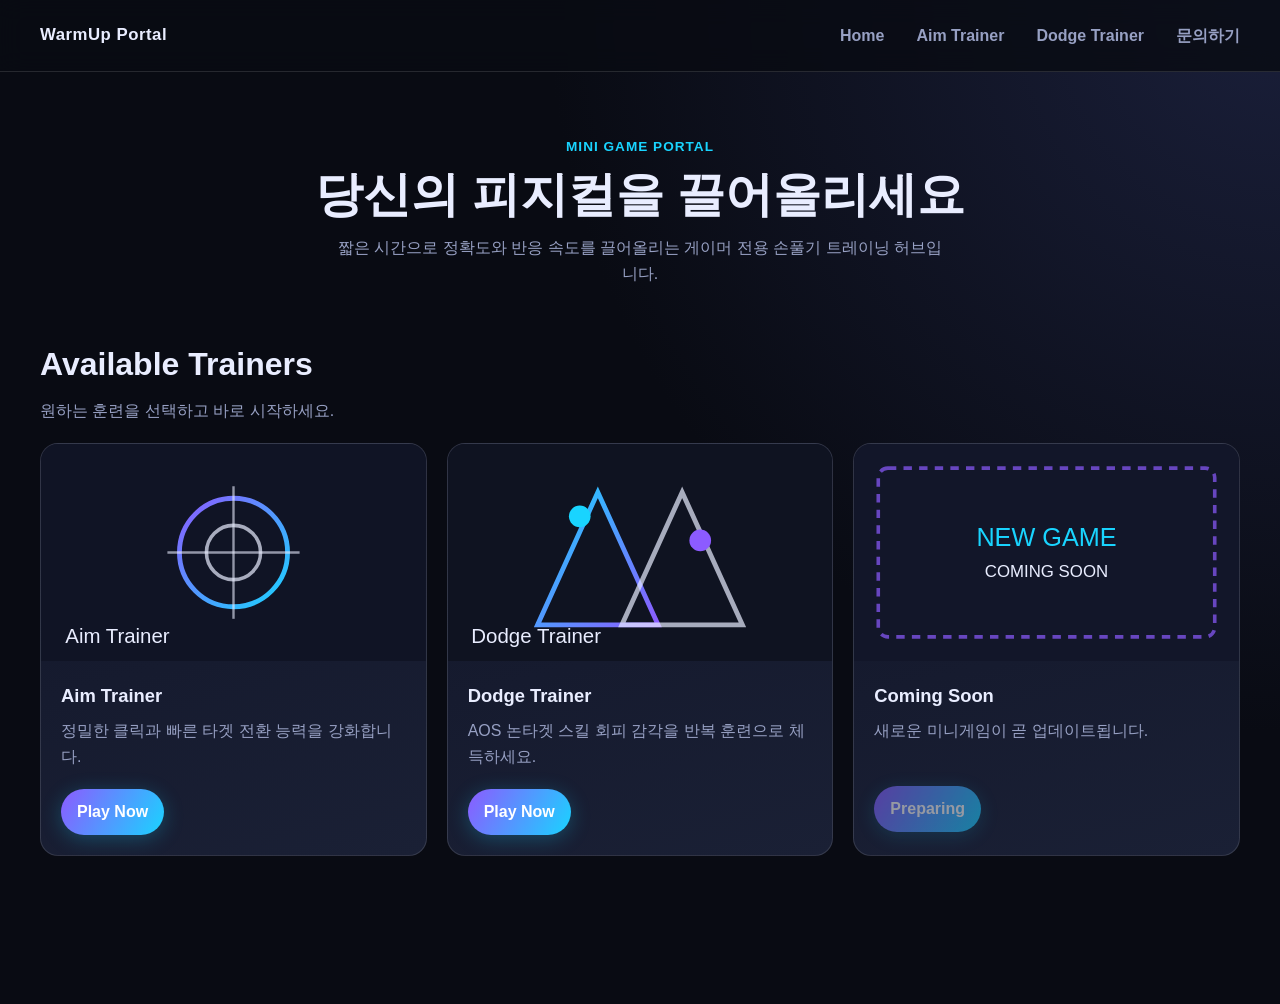
<file: index.html>
<!DOCTYPE html>
<html lang="ko">

<head>
    <meta charset="UTF-8" />
    <meta http-equiv="X-UA-Compatible" content="IE=edge" />
    <meta name="viewport" content="width=device-width, initial-scale=1.0" />

    <title>Hothand | 손풀기 미니 게임 포털</title>
    <meta name="description"
        content="Hothand는 게이머를 위한 손풀기 미니 게임 포털입니다." />
    <meta name="keywords" content="손풀기 게임, 미니게임, 반응속도 게임, 피지컬 훈련, 게임 연습, FPS 손풀기, AOS 손풀기" />
    <meta name="robots" content="index,follow,max-image-preview:large" />

    <link rel="canonical" href="https://hothand.kr/" />

    <!-- Open Graph -->
    <meta property="og:type" content="website" />
    <meta property="og:site_name" content="Hothand" />
    <meta property="og:locale" content="ko_KR" />
    <meta property="og:url" content="https://hothand.kr/" />
    <meta property="og:title" content="Hothand | 손풀기 미니 게임 포털" />
    <meta property="og:description" content="게이머를 위한 손풀기 미니 게임 포털. 다양한 미니 게임으로 반응 속도와 피지컬을 훈련해보세요." />
    <meta property="og:image" content="https://hothand.kr/assets/images/og-img.webp" />
    <meta property="og:image:width" content="1200" />
    <meta property="og:image:height" content="630" />
    <meta property="og:image:alt" content="Hothand 손풀기 미니 게임 포털 대표 이미지" />

    <!-- Twitter Card -->
    <meta name="twitter:card" content="summary_large_image" />
    <meta name="twitter:title" content="Hothand | 손풀기 미니 게임 포털" />
    <meta name="twitter:description" content="게이머를 위한 손풀기 미니 게임 포털. 다양한 미니 게임으로 반응 속도와 피지컬을 훈련해보세요." />
    <meta name="twitter:image" content="https://hothand.kr/assets/images/og-img.webp" />
    <meta name="twitter:image:alt" content="Hothand 손풀기 미니 게임 포털 대표 이미지" />

    <!-- Verification -->
    <meta name="google-site-verification" content="QQRfj6R_ofMGUnIUZGM1bMaWoSzZo-a0hBTGdoECW2M" />
    <meta name="naver-site-verification" content="c2d7356cdc1db236287e4ff94461ab89065013ab" />
    <meta name="msvalidate.01" content="D3E664980D899B2C4430FBC4A864A6F2" />

    <link rel="stylesheet" href="/assets/css/style.css" />
    <script src="/assets/js/jquery-3.2.1.min.js"></script>
    <script async src="https://pagead2.googlesyndication.com/pagead/js/adsbygoogle.js?client=ca-pub-7583020102814369"
     crossorigin="anonymous"></script>
</head>

<body>
    <!-- 고정 GNB 시작 -->
    <header class="site-header">
        <div class="container header-inner">
            <a class="brand" href="./index.html">WarmUp Portal</a>

            <!-- 데스크톱/모바일 공통 메뉴 -->
            <nav class="gnb" aria-label="주요 메뉴">
                <ul class="gnb-list">
                    <li><a href="./index.html">Home</a></li>
                    <li><a href="./aimTrainer.html">Aim Trainer</a></li>
                    <li><a href="./dodgeTrainer.html">Dodge Trainer</a></li>
                    <li><a href="./contact.html">문의하기</a></li>
                </ul>
            </nav>

            <!-- 모바일 햄버거 버튼 -->
            <button class="menu-toggle" type="button" aria-label="메뉴 열기" aria-expanded="false">
                <span></span>
                <span></span>
                <span></span>
            </button>
        </div>
    </header>
    <!-- 고정 GNB 끝 -->

    <main>
        <!-- Hero Section: 사이트 목적을 전달하는 핵심 영역 -->
        <section class="hero-section">
            <div class="container hero-content">
                <p class="hero-kicker">Mini Game Portal</p>
                <h1>당신의 피지컬을 끌어올리세요</h1>
                <p class="hero-description">
                    짧은 시간으로 정확도와 반응 속도를 끌어올리는
                    게이머 전용 손풀기 트레이닝 허브입니다.
                </p>
            </div>
        </section>

        <!-- Game List Section: 카드만 복붙해도 확장 가능한 구조 -->
        <section class="game-section">
            <div class="container">
                <div class="section-title-wrap">
                    <h2>Available Trainers</h2>
                    <p>원하는 훈련을 선택하고 바로 시작하세요.</p>
                </div>

                <!-- 반응형 카드 그리드 -->
                <div class="game-grid">
                    <article class="game-card">
                        <img src="./assets/images/aim-thumb.svg" alt="에임 연습 게임 썸네일" />
                        <div class="game-card-body">
                            <h3>Aim Trainer</h3>
                            <p>정밀한 클릭과 빠른 타겟 전환 능력을 강화합니다.</p>
                            <a class="play-btn" href="./aimTrainer.html">Play Now</a>
                        </div>
                    </article>

                    <article class="game-card">
                        <img src="./assets/images/dodge-thumb.svg" alt="스킬 회피 게임 썸네일" />
                        <div class="game-card-body">
                            <h3>Dodge Trainer</h3>
                            <p>AOS 논타겟 스킬 회피 감각을 반복 훈련으로 체득하세요.</p>
                            <a class="play-btn" href="./dodgeTrainer.html">Play Now</a>
                        </div>
                    </article>

                    <!-- 아래 카드 블록을 복사/붙여넣기 하여 게임을 손쉽게 추가할 수 있습니다 -->
                    <article class="game-card">
                        <img src="./assets/images/coming-soon-thumb.svg" alt="추가 예정 게임 썸네일" />
                        <div class="game-card-body">
                            <h3>Coming Soon</h3>
                            <p>새로운 미니게임이 곧 업데이트됩니다.</p>
                            <a class="play-btn disabled" href="#none" aria-disabled="true">Preparing</a>
                        </div>
                    </article>
                </div>
            </div>
        </section>

        <section class="game-section">
            <div class="container">
                <ins class="kakao_ad_area" style="display:none;" data-ad-unit="DAN-cUjZged66Om3kAjV" data-ad-width="728"
                    data-ad-height="90"></ins>
                <script type="text/javascript" src="//t1.kakaocdn.net/kas/static/ba.min.js" async></script>
            </div>
        </section>
    </main>

    <script src="./assets/js/script.js"></script>
    <script type="text/javascript" src="//wcs.pstatic.net/wcslog.js"></script>
    <script type="text/javascript">
        if (!wcs_add) var wcs_add = {};
        wcs_add["wa"] = "580cb29b4b39dc";
        if (window.wcs) {
            wcs_do();
        }
    </script>
</body>

</html>
</file>
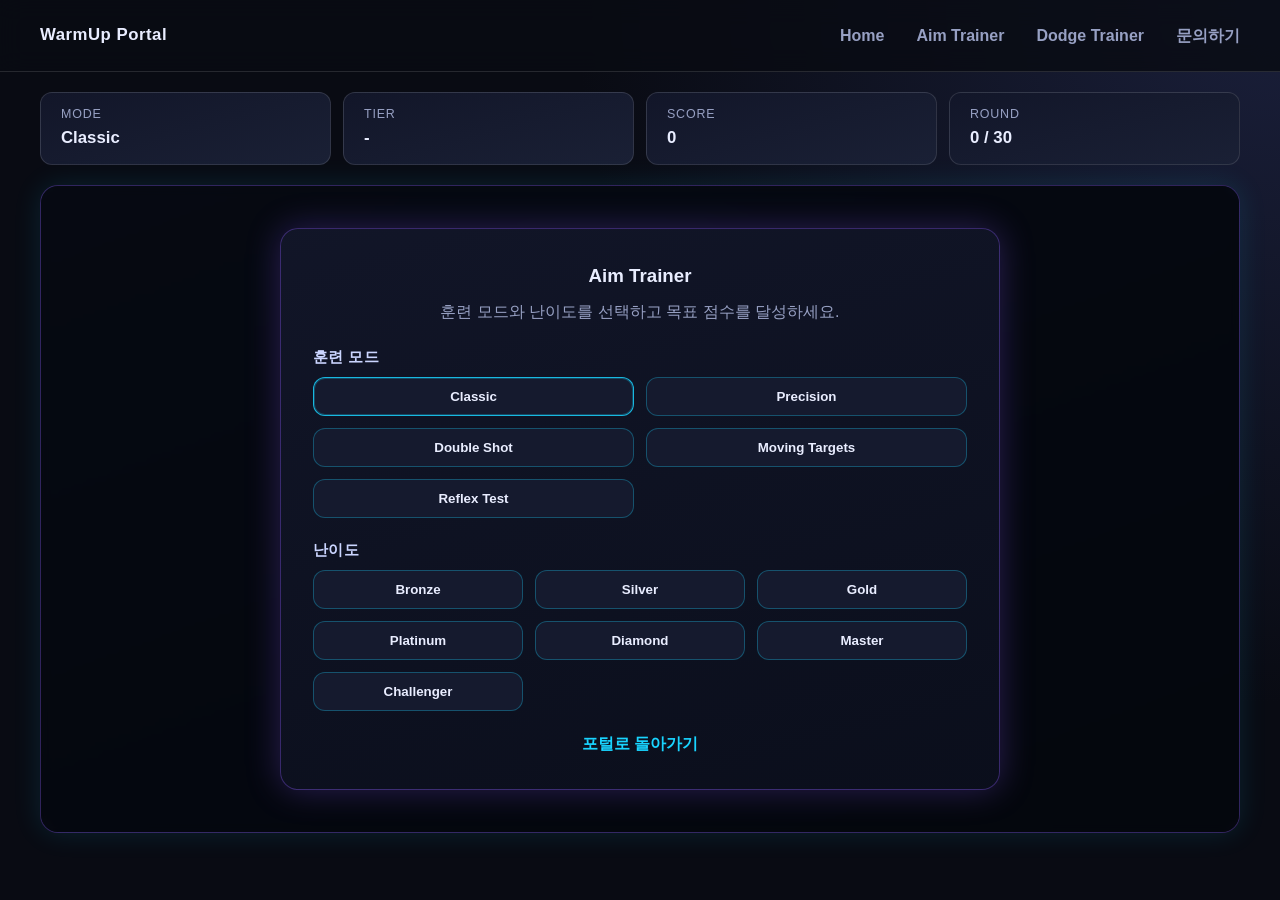
<file: aimTrainer.html>
<!DOCTYPE html>
<html lang="ko">
<head>
    <meta charset="UTF-8" />
    <meta name="viewport" content="width=device-width, initial-scale=1.0" />
    <title>Aim Trainer | 손풀기 미니 게임 포털</title>
    <link rel="stylesheet" href="./assets/css/style.css" />
    <!-- jQuery 3.2.1 로컬 파일 (요청 경로 준수) -->
    <script src="./assets/js/jquery-3.2.1.min.js"></script>
    <script async src="https://pagead2.googlesyndication.com/pagead/js/adsbygoogle.js?client=ca-pub-7583020102814369"
     crossorigin="anonymous"></script>
    
</head>
<body>
    <header class="site-header">
        <div class="container header-inner">
            <a class="brand" href="./index.html">WarmUp Portal</a>
            <nav class="gnb" aria-label="주요 메뉴">
                <ul class="gnb-list">
                    <li><a href="./index.html">Home</a></li>
                    <li><a href="./aimTrainer.html">Aim Trainer</a></li>
                    <li><a href="./dodgeTrainer.html">Dodge Trainer</a></li>
                    <li><a href="./contact.html">문의하기</a></li>
                </ul>
            </nav>
            <button class="menu-toggle" type="button" aria-label="메뉴 열기" aria-expanded="false">
                <span></span>
                <span></span>
                <span></span>
            </button>
        </div>
    </header>

    <main class="aim-main">
        <section class="aim-shell container">
            <!-- 상단 HUD: 현재 티어/점수/진행도를 표시 -->
            <div class="aim-hud">
                <div class="hud-item">
                    <span class="hud-label">Mode</span>
                    <strong id="modeLabel">-</strong>
                </div>
                <div class="hud-item">
                    <span class="hud-label">Tier</span>
                    <strong id="tierLabel">-</strong>
                </div>
                <div class="hud-item">
                    <span class="hud-label">Score</span>
                    <strong id="currentScore">0</strong>
                </div>
                <div class="hud-item">
                    <span class="hud-label">Round</span>
                    <strong><span id="currentRound">0</span> / <span id="totalRounds">30</span></strong>
                </div>
            </div>

            <!-- 게임 보드: 타겟이 실제 생성되는 핵심 플레이 영역 -->
            <section id="aimBoard" class="aim-board" aria-label="Aim trainer play area">
                <!-- 시작 전 난이도 선택 오버레이 -->
                <div id="difficultyOverlay" class="board-overlay">
                    <div class="overlay-panel">
                        <h1>Aim Trainer</h1>
                        <p>훈련 모드와 난이도를 선택하고 목표 점수를 달성하세요.</p>
                        <h3 class="overlay-subtitle">훈련 모드</h3>
                        <div id="modeButtons" class="mode-grid"></div>
                        <h3 class="overlay-subtitle">난이도</h3>
                        <div id="difficultyButtons" class="difficulty-grid"></div>
                        <a class="back-link" href="./index.html">포털로 돌아가기</a>
                    </div>
                </div>

                <!-- 게임 종료 후 결과 오버레이 -->
                <div id="resultOverlay" class="board-overlay hidden" aria-live="polite">
                    <div class="overlay-panel result-panel">
                        <p id="resultBadge" class="result-badge">RESULT</p>
                        <h2 id="resultTitle">VICTORY</h2>
                        <p class="result-score-line">Final Score: <strong id="finalScore">0</strong></p>
                        <p class="result-score-line">Target Score: <strong id="targetScore">0</strong></p>
                        <div class="result-stats">
                            <p class="stat-card">
                                <span>Accuracy</span>
                                <strong id="accuracyValue">0.0%</strong>
                            </p>
                            <p class="stat-card">
                                <span>Avg Reaction</span>
                                <strong id="avgReactionValue">0 ms</strong>
                            </p>
                        </div>
                        <div class="result-actions">
                            <button id="retryButton" class="play-btn" type="button">재도전</button>
                            <button id="changeDifficultyButton" class="play-btn ghost-btn" type="button">난이도 선택</button>
                        </div>
                    </div>
                </div>
            </section>
        </section>

    </main>

    <script src="./assets/js/script.js"></script>
</body>
</html>
</file>
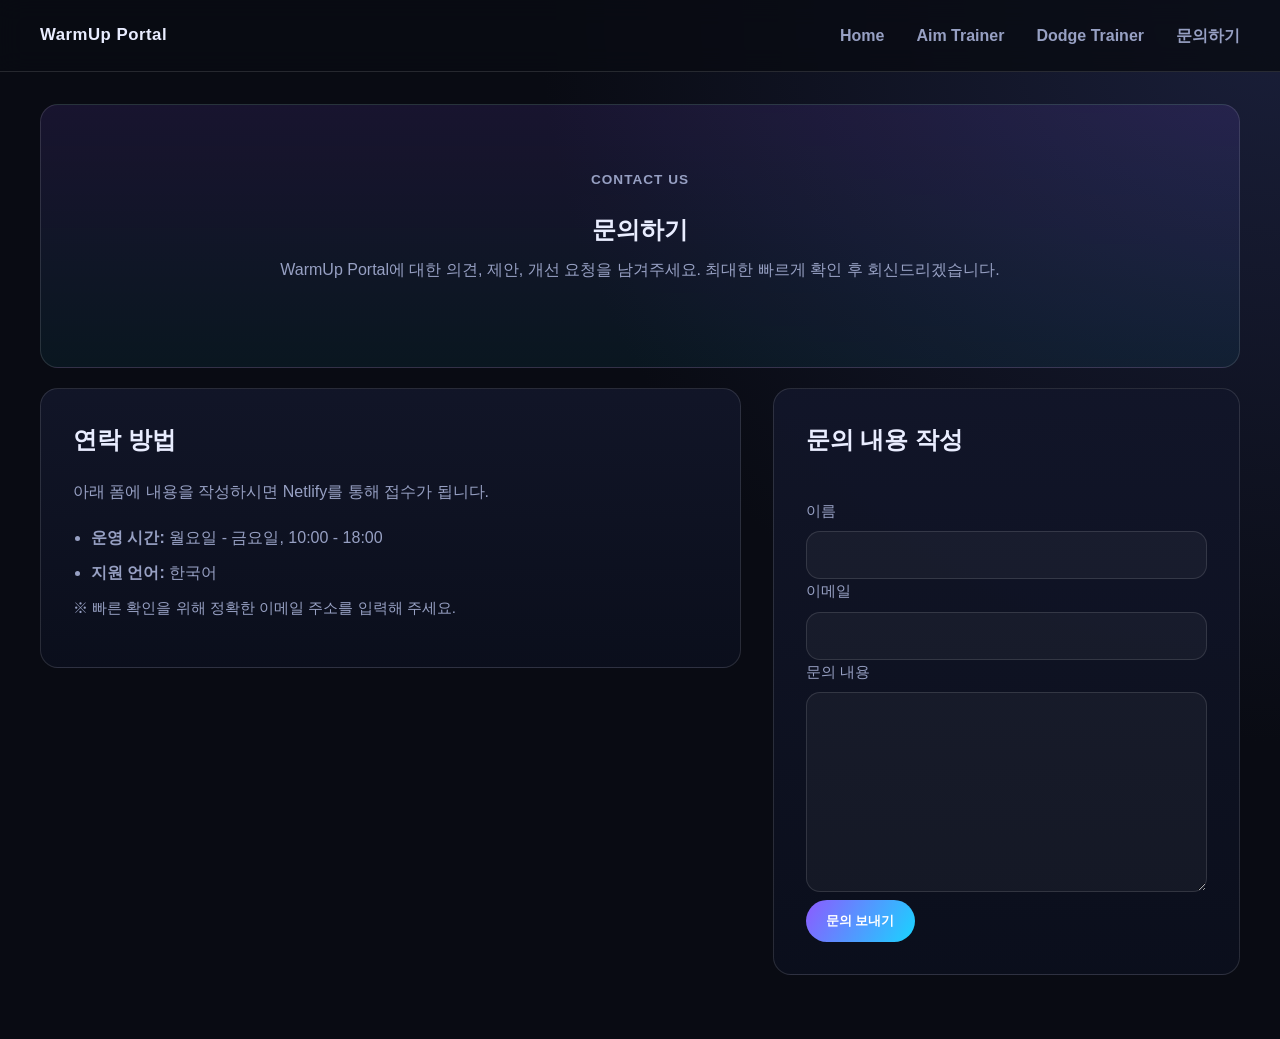
<file: contact.html>
<!DOCTYPE html>
<html lang="ko">
<head>
    <meta charset="UTF-8" />
    <meta name="viewport" content="width=device-width, initial-scale=1.0" />
    <title>문의하기 | 손풀기 미니 게임 포털</title>
    <meta name="description" content="WarmUp Portal 문의하기 페이지입니다." />
    <link rel="stylesheet" href="./assets/css/style.css" />
    <script src="./assets/js/jquery-3.2.1.min.js"></script>
    <script async src="https://pagead2.googlesyndication.com/pagead/js/adsbygoogle.js?client=ca-pub-7583020102814369"
     crossorigin="anonymous"></script>
</head>
<body>
    <header class="site-header">
        <div class="container header-inner">
            <a class="brand" href="./index.html">WarmUp Portal</a>
            <nav class="gnb" aria-label="주요 메뉴">
                <ul class="gnb-list">
                    <li><a href="./index.html">Home</a></li>
                    <li><a href="./aimTrainer.html">Aim Trainer</a></li>
                    <li><a href="./dodgeTrainer.html">Dodge Trainer</a></li>
                    <li><a href="./contact.html">문의하기</a></li>
                </ul>
            </nav>
            <button class="menu-toggle" type="button" aria-label="메뉴 열기" aria-expanded="false">
                <span></span>
                <span></span>
                <span></span>
            </button>
        </div>
    </header>

    <main class="contact-page">
        <section class="sub-hero">
            <div class="container">
                <p class="hero-kicker">Contact Us</p>
                <h1>문의하기</h1>
                <p>WarmUp Portal에 대한 의견, 제안, 개선 요청을 남겨주세요. 최대한 빠르게 확인 후 회신드리겠습니다.</p>
            </div>
        </section>

        <section class="container">
            <div class="contact-grid">
                <article class="contact-card">
                    <h2>연락 방법</h2>
                    <p>아래 폼에 내용을 작성하시면 Netlify를 통해 접수가 됩니다.</p>
                    <ul>
                        <li><strong>운영 시간:</strong> 월요일 - 금요일, 10:00 - 18:00</li>
                        <li><strong>지원 언어:</strong> 한국어</li>
                    </ul>
                    <p class="contact-help">※ 빠른 확인을 위해 정확한 이메일 주소를 입력해 주세요.</p>
                </article>

                <article class="contact-form">
                    <h2>문의 내용 작성</h2>
                    <form name="contact" method="POST" data-netlify="true">
                        <input type="hidden" name="form-name" value="contact">

                        <label>이름</label>
                        <input type="text" name="name" required>

                        <label>이메일</label>
                        <input type="email" name="email" required>

                        <label>문의 내용</label>
                        <textarea name="message" required></textarea>

                        <button type="submit">문의 보내기</button>
                    </form>
                </article>
            </div>
        </section>
    </main>

    <script src="./assets/js/script.js"></script>
</body>
</html>
</file>
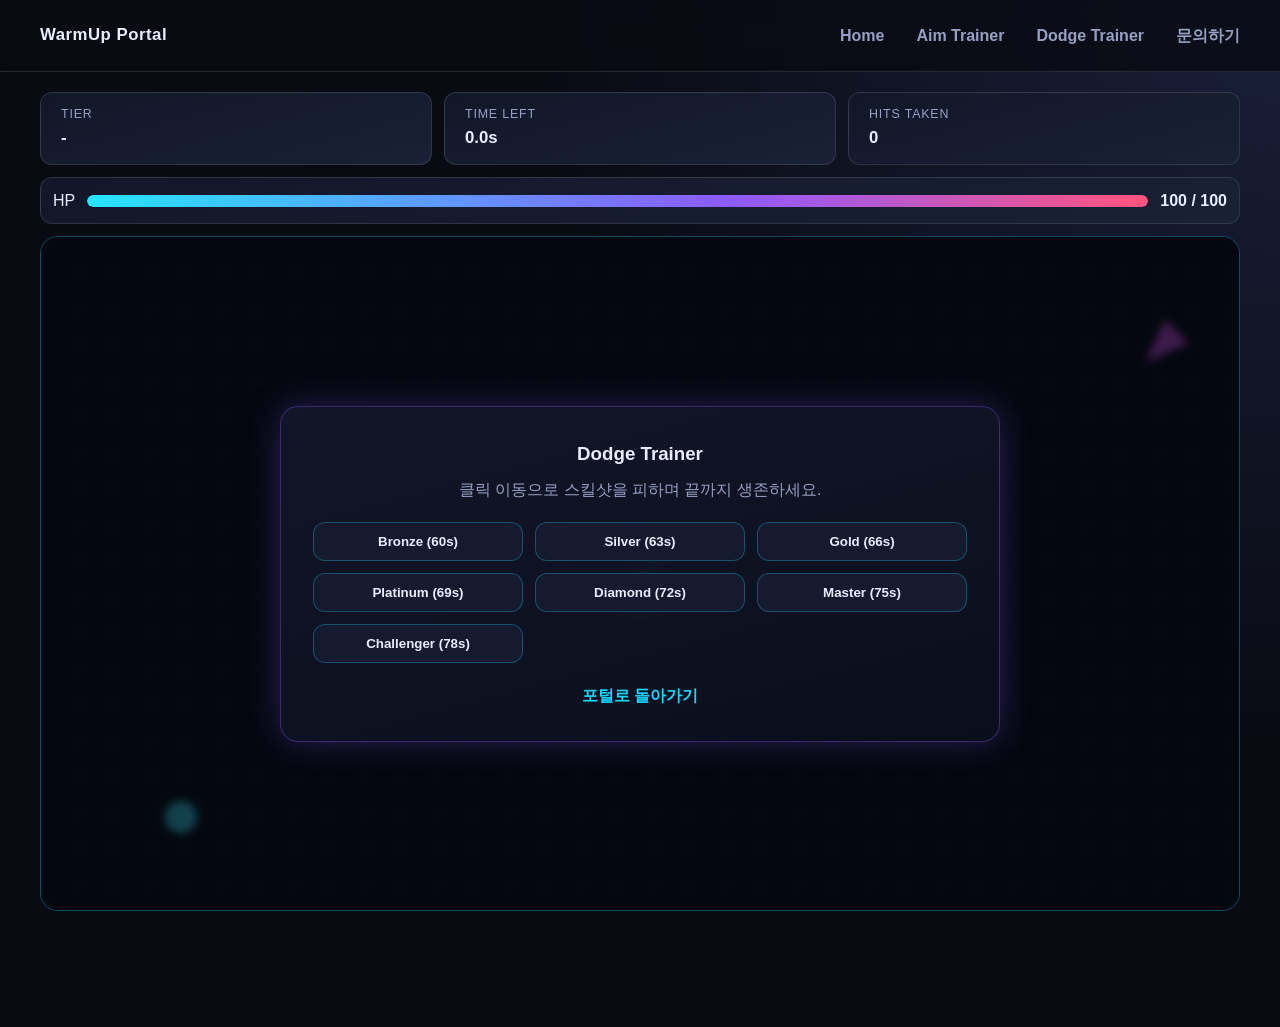
<file: dodgeTrainer.html>
<!DOCTYPE html>
<html lang="ko">
<head>
    <meta charset="UTF-8" />
    <meta name="viewport" content="width=device-width, initial-scale=1.0" />
    <title>Dodge Trainer | 손풀기 미니 게임 포털</title>
    <link rel="stylesheet" href="./assets/css/style.css" />
    <!-- jQuery 3.2.1 로컬 파일 (요청 경로 준수) -->
    <script src="./assets/js/jquery-3.2.1.min.js"></script>
    <script async src="https://pagead2.googlesyndication.com/pagead/js/adsbygoogle.js?client=ca-pub-7583020102814369"
     crossorigin="anonymous"></script>
</head>
<body>
    <header class="site-header">
        <div class="container header-inner">
            <a class="brand" href="./index.html">WarmUp Portal</a>
            <nav class="gnb" aria-label="주요 메뉴">
                <ul class="gnb-list">
                    <li><a href="./index.html">Home</a></li>
                    <li><a href="./aimTrainer.html">Aim Trainer</a></li>
                    <li><a href="./dodgeTrainer.html">Dodge Trainer</a></li>
                    <li><a href="./contact.html">문의하기</a></li>
                </ul>
            </nav>
            <button class="menu-toggle" type="button" aria-label="메뉴 열기" aria-expanded="false">
                <span></span>
                <span></span>
                <span></span>
            </button>
        </div>
    </header>

    <main class="dodge-main">
        <section class="dodge-shell container">
            <div class="dodge-hud">
                <div class="hud-item">
                    <span class="hud-label">Tier</span>
                    <strong id="dodgeTierLabel">-</strong>
                </div>
                <div class="hud-item">
                    <span class="hud-label">Time Left</span>
                    <strong id="dodgeTimeLabel">0.0s</strong>
                </div>
                <div class="hud-item">
                    <span class="hud-label">Hits Taken</span>
                    <strong id="dodgeHitCount">0</strong>
                </div>
            </div>

            <div class="dodge-hp-wrap">
                <span>HP</span>
                <div class="dodge-hp-track">
                    <div id="dodgeHpBar" class="dodge-hp-bar"></div>
                </div>
                <strong id="dodgeHpText">100 / 100</strong>
            </div>

            <section id="dodgeBoard" class="dodge-board" aria-label="Dodge trainer play area">
                <canvas id="dodgeCanvas" width="1280" height="720"></canvas>
                <div id="dodgeCountdown" class="dodge-countdown hidden">3</div>

                <div id="dodgeDifficultyOverlay" class="board-overlay">
                    <div class="overlay-panel">
                        <h1>Dodge Trainer</h1>
                        <p>클릭 이동으로 스킬샷을 피하며 끝까지 생존하세요.</p>
                        <div id="dodgeDifficultyButtons" class="difficulty-grid"></div>
                        <a class="back-link" href="./index.html">포털로 돌아가기</a>
                    </div>
                </div>

                <div id="dodgeResultOverlay" class="board-overlay hidden" aria-live="polite">
                    <div class="overlay-panel result-panel">
                        <p id="dodgeResultBadge" class="result-badge">Result</p>
                        <h2 id="dodgeResultTitle">VICTORY</h2>
                        <div class="result-stats">
                            <p class="stat-card">
                                <span>Survival Time</span>
                                <strong id="dodgeSurvivalTime">0.0s</strong>
                            </p>
                            <p class="stat-card">
                                <span>Hits Taken</span>
                                <strong id="dodgeResultHits">0</strong>
                            </p>
                        </div>
                        <div class="result-actions">
                            <button id="dodgeRetryButton" class="play-btn" type="button">다시 하기</button>
                            <button id="dodgeChangeDifficultyButton" class="play-btn ghost-btn" type="button">난이도 선택</button>
                        </div>
                    </div>
                </div>
            </section>
        </section>

        <section class="game-section">
            <div class="container">
                <ins class="kakao_ad_area" style="display:none;"
                    data-ad-unit = "DAN-cUjZged66Om3kAjV"
                    data-ad-width = "728"
                    data-ad-height = "90"></ins>
                <script type="text/javascript" src="//t1.kakaocdn.net/kas/static/ba.min.js" async></script>
            </div>
        </section>

    </main>

    <script src="./assets/js/script.js"></script>
</body>
</html>
</file>
<file: assets/css/style.css>
/* ================================
   1) Design Tokens (CSS Variables)
   사이트 전체 톤앤매너를 통일하기 위한 변수
================================ */
:root {
    --color-bg: #090b13;
    --color-surface: #121629;
    --color-surface-2: #1a2035;
    --color-text: #e9edff;
    --color-text-muted: #97a0c3;
    --color-primary: #8c5bff;
    --color-secondary: #19d4ff;
    --color-border: rgba(255, 255, 255, 0.12);
    --color-shadow-neon: rgba(140, 91, 255, 0.45);
    --color-shadow-neon-2: rgba(25, 212, 255, 0.35);

    --radius-lg: 18px;
    --radius-md: 12px;
    --space-xs: 8px;
    --space-sm: 12px;
    --space-md: 20px;
    --space-lg: 32px;
    --space-xl: 64px;

    --container-max: 1200px;
    --header-h: 72px;
}

/* 박스 사이징 통일 */
*,
*::before,
*::after {
    box-sizing: border-box;
}

/* 기본 바디 스타일 */
body {
    margin: 0;
    font-family: "Segoe UI", "Noto Sans KR", sans-serif;
    background: radial-gradient(circle at top right, #1a1f3a 0%, var(--color-bg) 45%);
    color: var(--color-text);
    line-height: 1.6;
}

/* 공통 컨테이너: 모든 섹션 너비 기준 */
.container {
    width: min(100% - 40px, var(--container-max));
    margin: 0 auto;
}

/* 링크 기본 스타일 */
a {
    color: inherit;
    text-decoration: none;
}

/* ================================
   2) Header / GNB
================================ */
.site-header {
    position: fixed;
    top: 0;
    left: 0;
    width: 100%;
    height: var(--header-h);
    z-index: 1000;
    border-bottom: 1px solid var(--color-border);
    background: rgba(9, 11, 19, 0.82);
    backdrop-filter: blur(12px);
}

.header-inner {
    height: 100%;
    display: flex;
    align-items: center;
    justify-content: space-between;
    gap: var(--space-md);
}

.brand {
    font-size: 1.05rem;
    font-weight: 700;
    letter-spacing: 0.5px;
}

.gnb-list {
    display: flex;
    align-items: center;
    gap: var(--space-lg);
    list-style: none;
    margin: 0;
    padding: 0;
}

.gnb-list a {
    color: var(--color-text-muted);
    font-weight: 600;
    transition: color 0.2s ease;
}

.gnb-list a:hover {
    color: var(--color-secondary);
}

/* 모바일 메뉴 버튼 */
.menu-toggle {
    display: none;
    width: 42px;
    height: 42px;
    padding: 8px;
    border: 1px solid var(--color-border);
    border-radius: 10px;
    background: var(--color-surface);
    cursor: pointer;
}

.menu-toggle span {
    display: block;
    width: 100%;
    height: 2px;
    margin: 5px 0;
    background: var(--color-text);
    transition: transform 0.25s ease, opacity 0.25s ease;
}

/* ================================
   3) Main / Hero
================================ */
main {
    padding-top: var(--header-h);
}

.hero-section {
    padding: var(--space-xl) 0 var(--space-lg);
}

.hero-content {
    text-align: center;
    max-width: 760px;
}

.hero-kicker {
    margin: 0 0 var(--space-xs);
    color: var(--color-secondary);
    font-weight: 600;
    letter-spacing: 1px;
    text-transform: uppercase;
    font-size: 0.85rem;
}

.hero-content h1 {
    margin: 0 0 var(--space-sm);
    line-height: 1.2;
    font-size: clamp(1.9rem, 4.5vw, 3rem);
}

.hero-description {
    margin: 0 auto;
    color: var(--color-text-muted);
    max-width: 620px;
}

/* ================================
   4) Game Cards Grid
================================ */
.game-section {
    padding: var(--space-md) 0 var(--space-xl);
}

.section-title-wrap {
    margin-bottom: var(--space-md);
}

.section-title-wrap h2 {
    margin: 0;
    font-size: clamp(1.3rem, 3vw, 2rem);
}

.section-title-wrap p {
    margin: var(--space-xs) 0 0;
    color: var(--color-text-muted);
}

.game-grid {
    display: grid;
    gap: var(--space-md);
    grid-template-columns: repeat(3, minmax(0, 1fr));
}

.game-card {
    overflow: hidden;
    border-radius: var(--radius-lg);
    background: linear-gradient(165deg, var(--color-surface), var(--color-surface-2));
    border: 1px solid var(--color-border);
    transition: transform 0.28s ease, box-shadow 0.28s ease, border-color 0.28s ease;
}

.game-card img {
    display: block;
    width: 100%;
    aspect-ratio: 16 / 9;
    object-fit: cover;
}

.game-card-body {
    padding: var(--space-md);
}

.game-card h3 {
    margin: 0 0 var(--space-xs);
    font-size: 1.15rem;
}

.game-card p {
    margin: 0 0 var(--space-md);
    color: var(--color-text-muted);
    min-height: 48px;
}

/* 네온 느낌 버튼 */
.play-btn {
    display: inline-block;
    padding: 10px 16px;
    border-radius: 999px;
    font-weight: 700;
    color: #ffffff;
    background: linear-gradient(120deg, var(--color-primary), var(--color-secondary));
    box-shadow: 0 4px 20px rgba(25, 212, 255, 0.25);
    transition: transform 0.2s ease, box-shadow 0.2s ease;
}

.play-btn:hover {
    transform: translateY(-2px);
    box-shadow: 0 8px 24px rgba(140, 91, 255, 0.4);
}

.play-btn.disabled {
    opacity: 0.55;
    pointer-events: none;
}

/* 카드 Hover: 부드러운 스케일 + 네온 글로우 */
.game-card:hover {
    transform: translateY(-4px) scale(1.02);
    border-color: rgba(140, 91, 255, 0.45);
    box-shadow: 0 12px 32px var(--color-shadow-neon), 0 0 28px var(--color-shadow-neon-2);
}

/* ================================
   5) Sub Page
================================ */
.sub-page-main {
    min-height: calc(100vh - var(--header-h));
    display: grid;
    place-items: center;
    padding: var(--space-lg) 0;
}

.sub-hero {
    width: 100%;
}

.sub-hero .container {
    text-align: center;
    background: linear-gradient(180deg, rgba(140, 91, 255, 0.12), rgba(25, 212, 255, 0.06));
    border: 1px solid var(--color-border);
    border-radius: var(--radius-lg);
    padding: var(--space-xl) var(--space-lg);
}

.sub-hero h1 {
    margin: 0 0 var(--space-xs);
}

.contact-page {
    padding: calc(var(--header-h) + var(--space-lg)) 0 var(--space-xl);
    min-height: 100vh;
    display: grid;
    gap: var(--space-md);
}

.contact-grid {
    display: grid;
    grid-template-columns: 1.2fr 0.8fr;
    gap: var(--space-lg);
    align-items: start;
}

.contact-card,
.contact-form {
    background: linear-gradient(180deg, rgba(18, 22, 41, 0.96), rgba(11, 15, 29, 0.96));
    border: 1px solid var(--color-border);
    border-radius: var(--radius-lg);
    padding: var(--space-lg);
}

.contact-card h2,
.contact-form h2 {
    margin-top: 0;
}

.contact-card p,
.contact-card li,
.contact-form label {
    color: var(--color-text-muted);
}

.contact-card ul {
    margin: var(--space-md) 0 0;
    padding-left: 18px;
}

.contact-card li {
    margin-bottom: 10px;
}

.contact-form {
    display: grid;
    gap: var(--space-md);
}

.contact-form label {
    display: block;
    font-size: 0.95rem;
    margin-bottom: 8px;
}

.contact-form input,
.contact-form textarea {
    width: 100%;
    border: 1px solid rgba(255, 255, 255, 0.12);
    border-radius: 14px;
    padding: 14px 16px;
    background: rgba(255, 255, 255, 0.04);
    color: var(--color-text);
    font-size: 1rem;
}

.contact-form textarea {
    min-height: 200px;
    resize: vertical;
}

.contact-form input:focus,
.contact-form textarea:focus {
    outline: none;
    border-color: var(--color-secondary);
    box-shadow: 0 0 0 3px rgba(25, 212, 255, 0.12);
}

.contact-form button {
    width: fit-content;
    padding: 12px 20px;
    border-radius: 999px;
    border: none;
    color: #fff;
    background: linear-gradient(120deg, var(--color-primary), var(--color-secondary));
    font-weight: 700;
    cursor: pointer;
    transition: transform 0.2s ease, box-shadow 0.2s ease;
}

.contact-form button:hover {
    transform: translateY(-2px);
    box-shadow: 0 8px 24px rgba(140, 91, 255, 0.38);
}

.contact-help {
    display: block;
    margin-top: var(--space-xs);
    color: var(--color-text-muted);
    font-size: 0.95rem;
}

@media (max-width: 900px) {
    .contact-grid {
        grid-template-columns: 1fr;
    }
}

@media (max-width: 768px) {
    .contact-page {
        padding-top: calc(var(--header-h) + var(--space-md));
    }
}

.sub-hero p {
    margin: 0 0 var(--space-md);
    color: var(--color-text-muted);
}

/* ================================
   6) Aim Trainer
================================ */
.aim-main {
    padding-top: calc(var(--header-h) + var(--space-md));
    padding-bottom: var(--space-lg);
    min-height: 100vh;
}

.aim-shell {
    display: grid;
    gap: var(--space-md);
}

.aim-hud {
    display: grid;
    grid-template-columns: repeat(4, minmax(0, 1fr));
    gap: var(--space-sm);
}

.hud-item {
    border: 1px solid var(--color-border);
    border-radius: var(--radius-md);
    background: linear-gradient(165deg, var(--color-surface), var(--color-surface-2));
    padding: var(--space-sm) var(--space-md);
}

.hud-label {
    display: block;
    font-size: 0.78rem;
    color: var(--color-text-muted);
    text-transform: uppercase;
    letter-spacing: 0.8px;
}

.hud-item strong {
    font-size: 1.05rem;
}

.aim-board {
    position: relative;
    width: 100%;
    min-height: min(72vh, 760px);
    border-radius: var(--radius-lg);
    overflow: hidden;
    border: 1px solid rgba(140, 91, 255, 0.3);
    background:
        radial-gradient(circle at 50% 50%, rgba(25, 212, 255, 0.08), transparent 48%),
        linear-gradient(160deg, #101525, #0a0e1a 60%, #090b13);
    box-shadow: 0 0 28px rgba(25, 212, 255, 0.12);
    user-select: none;
}

/* 게임 진행 중에만 보드 내부 커서를 조준점으로 고정 */
.aim-board.game-active {
    cursor: crosshair;
}

/* 타겟 좌표 기준점을 정확히 중앙으로 맞추기 위한 스타일 */
.aim-target {
    position: absolute;
    left: 0;
    top: 0;
    width: 22px;
    height: 22px;
    border-radius: 50%;
    background: radial-gradient(circle at 35% 35%, #ffb0b0, #ff3b3b 45%, #d00000 100%);
    box-shadow: 0 0 10px rgba(255, 60, 60, 0.95), 0 0 24px rgba(255, 45, 45, 0.6);
    transform: translate(-50%, -50%);
    cursor: crosshair;
    z-index: 20;
}

.aim-target.is-moving {
    transition: transform 140ms linear;
}

.target-hit-effect {
    position: absolute;
    width: 10px;
    height: 10px;
    border: 2px solid rgba(255, 122, 122, 0.95);
    border-radius: 50%;
    transform: translate(-50%, -50%);
    animation: hitPulse 260ms ease-out forwards;
    pointer-events: none;
    z-index: 25;
}

.miss-text-effect {
    position: absolute;
    color: #ff7f7f;
    font-weight: 700;
    letter-spacing: 0.4px;
    text-shadow: 0 0 8px rgba(255, 86, 86, 0.6);
    transform: translate(-50%, -50%);
    animation: missFloat 420ms ease-out forwards;
    pointer-events: none;
    z-index: 26;
}

@keyframes missFloat {
    from {
        opacity: 1;
        transform: translate(-50%, -50%) scale(0.92);
    }
    to {
        opacity: 0;
        transform: translate(-50%, -75%) scale(1.05);
    }
}

/* 오답 시 보드가 살짝 붉어지는 피드백 */
.aim-board.miss-flash::after {
    content: "";
    position: absolute;
    inset: 0;
    pointer-events: none;
    background: radial-gradient(circle at center, rgba(255, 43, 43, 0.16), rgba(255, 43, 43, 0.05));
    animation: missFlash 220ms ease-out;
}

@keyframes missFlash {
    from {
        opacity: 1;
    }
    to {
        opacity: 0;
    }
}

@keyframes hitPulse {
    from {
        opacity: 1;
        width: 10px;
        height: 10px;
    }
    to {
        opacity: 0;
        width: 52px;
        height: 52px;
    }
}

.board-overlay {
    position: absolute;
    inset: 0;
    z-index: 30;
    display: grid;
    place-items: center;
    padding: var(--space-md);
    background: rgba(4, 6, 12, 0.72);
    backdrop-filter: blur(4px);
}

.board-overlay.hidden {
    display: none;
}

.overlay-panel {
    width: min(720px, 100%);
    border: 1px solid rgba(140, 91, 255, 0.35);
    border-radius: var(--radius-lg);
    background: linear-gradient(165deg, rgba(18, 22, 41, 0.97), rgba(11, 15, 29, 0.95));
    padding: var(--space-lg);
    text-align: center;
    box-shadow: 0 0 34px rgba(140, 91, 255, 0.28);
}

.overlay-panel h1,
.overlay-panel h2 {
    margin: 0 0 var(--space-xs);
}

.overlay-subtitle {
    margin: 0 0 8px;
    font-size: 0.95rem;
    color: #cbd5ff;
    text-align: left;
    letter-spacing: 0.4px;
}

.overlay-panel p {
    margin: 0 0 var(--space-md);
    color: var(--color-text-muted);
}

.difficulty-grid {
    display: grid;
    grid-template-columns: repeat(3, minmax(0, 1fr));
    gap: var(--space-sm);
    margin-bottom: var(--space-md);
}

.mode-grid {
    display: grid;
    grid-template-columns: repeat(2, minmax(0, 1fr));
    gap: var(--space-sm);
    margin-bottom: var(--space-md);
}

.difficulty-btn {
    border: 1px solid rgba(25, 212, 255, 0.3);
    border-radius: 12px;
    background: #151a2e;
    color: var(--color-text);
    padding: 11px 10px;
    font-weight: 700;
    cursor: pointer;
    transition: transform 0.2s ease, box-shadow 0.2s ease, border-color 0.2s ease;
}

.difficulty-btn:hover {
    transform: translateY(-2px);
    border-color: rgba(140, 91, 255, 0.7);
    box-shadow: 0 8px 22px rgba(140, 91, 255, 0.35);
}

.difficulty-btn.active {
    border-color: rgba(25, 212, 255, 0.85);
    box-shadow: 0 0 0 1px rgba(25, 212, 255, 0.25) inset;
}

.back-link {
    color: var(--color-secondary);
    font-weight: 600;
}

.result-panel {
    max-width: 520px;
}

.result-badge {
    margin-bottom: 4px;
    font-size: 0.78rem;
    letter-spacing: 1px;
    text-transform: uppercase;
}

#resultTitle.victory {
    color: #ab86ff;
    text-shadow: 0 0 10px rgba(171, 134, 255, 0.8), 0 0 25px rgba(25, 212, 255, 0.55);
}

#resultTitle.defeat {
    color: #a8acba;
    text-shadow: none;
}

.result-actions {
    display: flex;
    justify-content: center;
    gap: var(--space-sm);
    flex-wrap: wrap;
    margin-top: var(--space-sm);
}

.result-stats {
    display: grid;
    grid-template-columns: repeat(2, minmax(0, 1fr));
    gap: var(--space-sm);
    margin: 0 0 var(--space-sm);
}

.stat-card {
    margin: 0;
    padding: 10px 12px;
    border: 1px solid rgba(25, 212, 255, 0.25);
    border-radius: 12px;
    background: rgba(15, 20, 36, 0.7);
}

.stat-card span {
    display: block;
    font-size: 0.78rem;
    color: var(--color-text-muted);
    margin-bottom: 3px;
    letter-spacing: 0.6px;
    text-transform: uppercase;
}

.stat-card strong {
    font-size: 1.2rem;
    color: #a8f0ff;
    text-shadow: 0 0 8px rgba(25, 212, 255, 0.35);
}

.ghost-btn {
    background: transparent;
    border: 1px solid var(--color-border);
    box-shadow: none;
}

/* ================================
   7) Dodge Trainer
================================ */
.dodge-main {
    padding-top: calc(var(--header-h) + var(--space-md));
    padding-bottom: var(--space-lg);
    min-height: 100vh;
}

.dodge-shell {
    display: grid;
    gap: var(--space-sm);
}

.dodge-hud {
    display: grid;
    grid-template-columns: repeat(3, minmax(0, 1fr));
    gap: var(--space-sm);
}

.dodge-hp-wrap {
    display: grid;
    grid-template-columns: auto 1fr auto;
    align-items: center;
    gap: var(--space-sm);
    padding: 10px 12px;
    border: 1px solid var(--color-border);
    border-radius: 12px;
    background: linear-gradient(165deg, var(--color-surface), var(--color-surface-2));
}

.dodge-hp-track {
    position: relative;
    height: 12px;
    border-radius: 999px;
    overflow: hidden;
    background: rgba(255, 255, 255, 0.08);
}

.dodge-hp-bar {
    width: 100%;
    height: 100%;
    border-radius: inherit;
    background: linear-gradient(90deg, #26e6ff, #8c5bff 60%, #ff547d);
    transition: width 240ms ease;
}

.dodge-board {
    position: relative;
    border-radius: var(--radius-lg);
    overflow: hidden;
    border: 1px solid rgba(25, 212, 255, 0.32);
    min-height: min(72vh, 760px);
    background: #090d1a;
}

#dodgeCanvas {
    width: 100%;
    height: 100%;
    display: block;
    background:
        linear-gradient(rgba(96, 111, 173, 0.14) 1px, transparent 1px),
        linear-gradient(90deg, rgba(96, 111, 173, 0.14) 1px, transparent 1px),
        radial-gradient(circle at center, rgba(25, 212, 255, 0.08), transparent 50%),
        #090d1a;
    background-size: 36px 36px, 36px 36px, auto, auto;
    cursor: crosshair;
}

.dodge-countdown {
    position: absolute;
    inset: 0;
    z-index: 28;
    display: grid;
    place-items: center;
    font-size: clamp(3rem, 11vw, 8rem);
    font-weight: 800;
    color: #ccf7ff;
    text-shadow: 0 0 15px rgba(25, 212, 255, 0.7), 0 0 35px rgba(140, 91, 255, 0.4);
    pointer-events: none;
}

/* ================================
   8) Responsive Breakpoints
================================ */
/* 태블릿: 카드 2열 */
@media (max-width: 1024px) {
    .game-grid {
        grid-template-columns: repeat(2, minmax(0, 1fr));
    }

    .difficulty-grid {
        grid-template-columns: repeat(2, minmax(0, 1fr));
    }

    .mode-grid {
        grid-template-columns: repeat(2, minmax(0, 1fr));
    }

    .dodge-hud {
        grid-template-columns: 1fr 1fr;
    }
}

/* 모바일: GNB를 햄버거/슬라이드다운으로 전환 + 카드 1열 */
@media (max-width: 768px) {
    .menu-toggle {
        display: inline-block;
    }

    .gnb {
        display: none;
        position: absolute;
        top: var(--header-h);
        left: 0;
        width: 100%;
        border-bottom: 1px solid var(--color-border);
        background: rgba(13, 16, 29, 0.98);
    }

    .gnb.is-open {
        display: block;
    }

    .gnb-list {
        flex-direction: column;
        align-items: stretch;
        gap: 0;
    }

    .gnb-list li a {
        display: block;
        padding: 14px 20px;
        border-top: 1px solid rgba(255, 255, 255, 0.06);
    }

    .game-grid {
        grid-template-columns: 1fr;
    }

    .hero-section {
        padding-top: var(--space-lg);
    }

    .aim-hud {
        grid-template-columns: 1fr;
    }

    .aim-board {
        min-height: 62vh;
    }

    .difficulty-grid {
        grid-template-columns: 1fr;
    }

    .mode-grid {
        grid-template-columns: 1fr;
    }

    .result-stats {
        grid-template-columns: 1fr;
    }

    .dodge-hud {
        grid-template-columns: 1fr;
    }

    .dodge-hp-wrap {
        grid-template-columns: 1fr;
    }

    .dodge-board {
        min-height: 62vh;
    }
}
</file>
